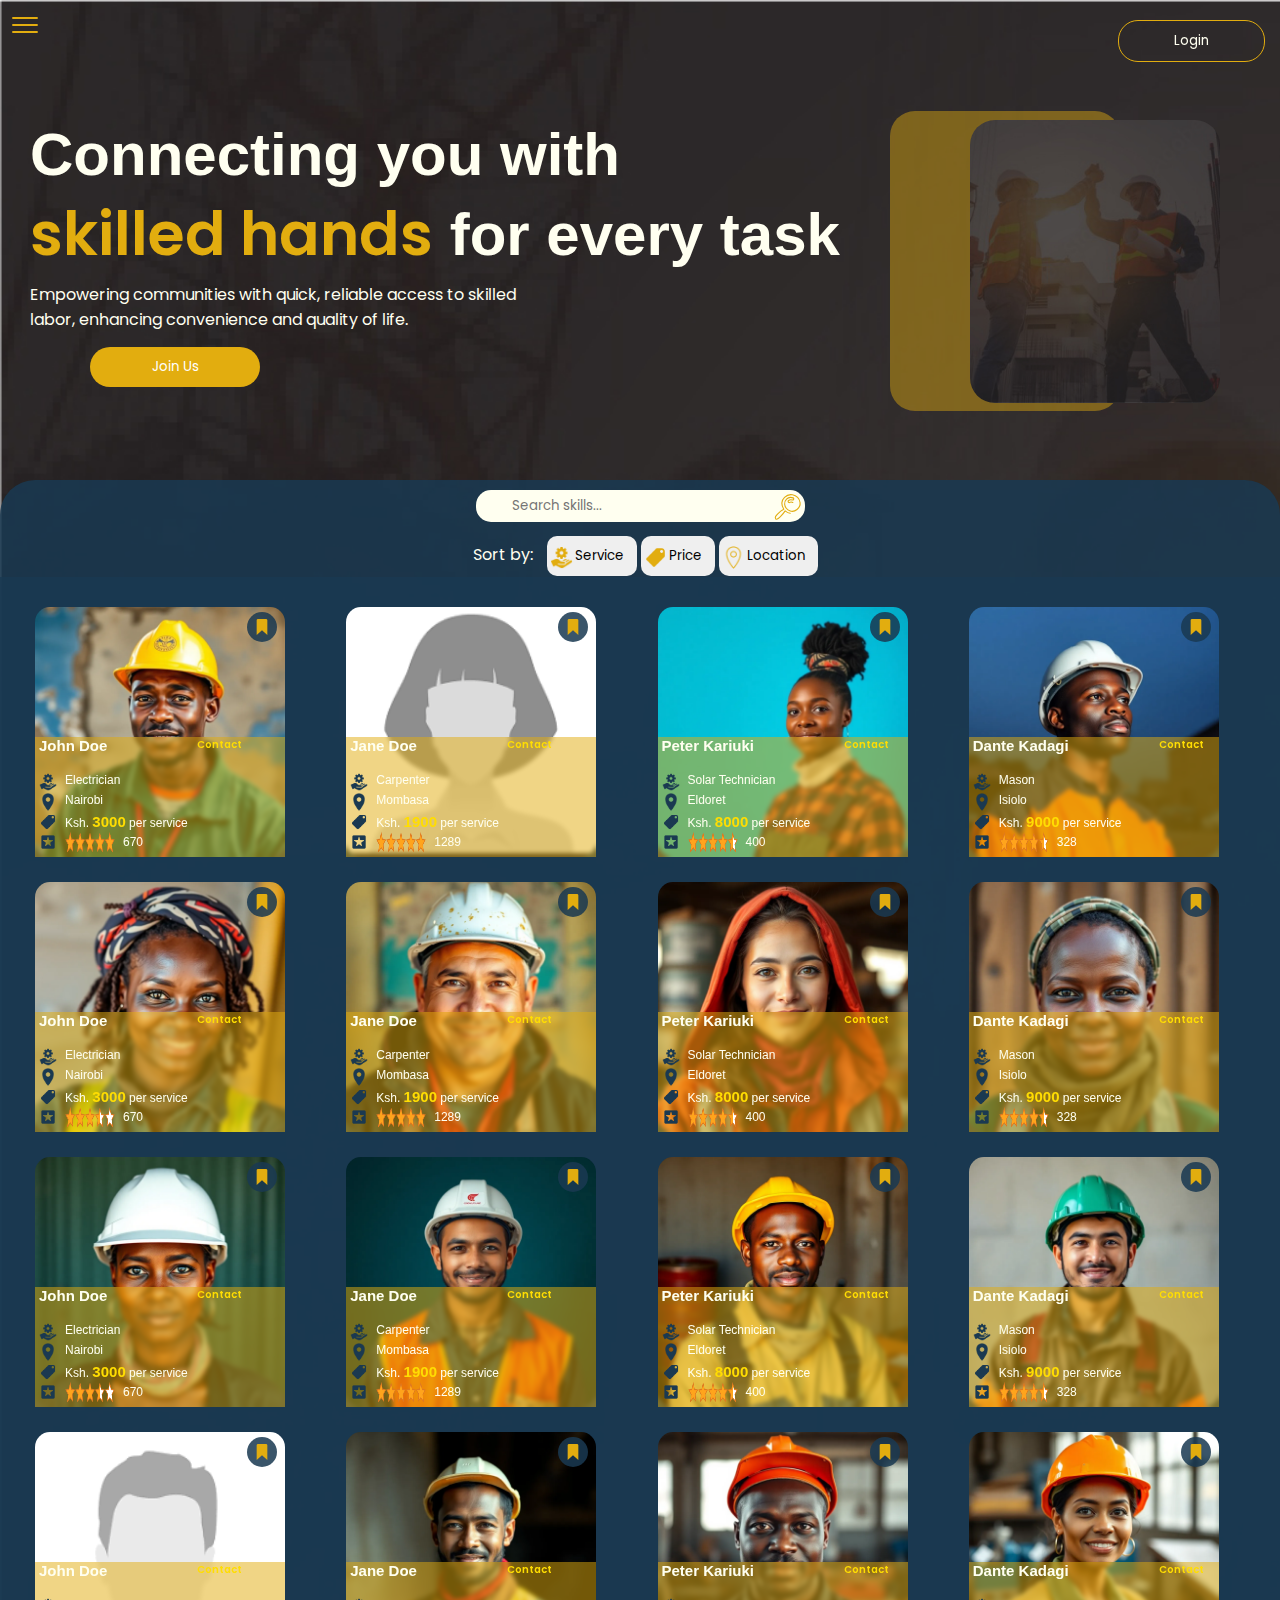
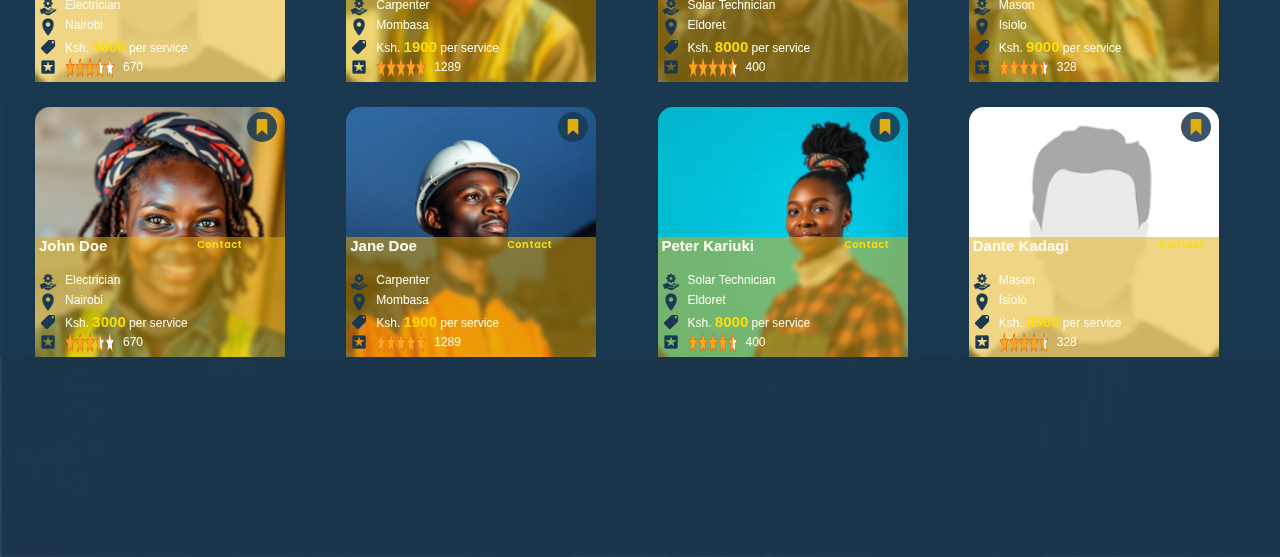
<file: frontend/html/index.html>
<!DOCTYPE html>
<html lang="en">
    <head>
        <meta charset="UTF-8">
        <meta name="viewport" content="width=device-width,initial-scale=1.0">
        <meta name="description" content="//Tutaeka a brief description of this website for SEO">
        <meta name="keywords" content="SEO optimisation too">
        <link rel="stylesheet" href="../css/style.css">
        <link rel="stylesheet" href="../css/homepage.css">
        <title>MyFundi</title>
    </head>
    <body>
        <section class="landing-page">
            <header>
                <div class="menu-icon">
                    <img src="../images/menu-icon.svg" alt="Menu Icon">
                </div>
                <div>
                    <button class="login-button">
                        Login
                    </button>
                </div>
            </header>
            <div class="landing-page-container">
                <p class="head-title">
                    Connecting you with<br><span>skilled hands</span> for every task
                </p>
                <p class="title-description">
                    Empowering communities with quick, reliable access to skilled labor,
                    enhancing convenience and quality of life.
                </p>
                <div class="submain-image-container">
                    <img alt="contractors" src="../images/main4.jpg">
                </div>
                <div class="background-img-design">
                    <!--The yellow overlay behind the submain image-->
                </div>
                <button class="button--style join-button">
                    Join Us
                </button>
            </div>
        </section>
        <!--The profiles' page starts here-->
        <section class="filter-section">
            <div class="filters-header">
                <div class="search-container">
                    <input class="search-input" type="search" placeholder="Search skills...">
                    <img class="search-logo" src="../images/search-logo.svg">
                </div>
                <div class="sort-container">
                    <p>Sort by:</p>
                    <button><img src="../images/service-logo.png"><p> Service </p></button>
                    <button><img src="../images/price-logo.png"><p> Price </p></button>
                    <button><img src="../images/location-logo.png"><p> Location </p></button>
                </div>
            </div>
            <!--Workers' grid section-->
            <section class="workers-grid">
            
            </section>
        </section>
        
        
        <script type="module" src="../js/app.js"></script>
    </body>
</html>
</file>
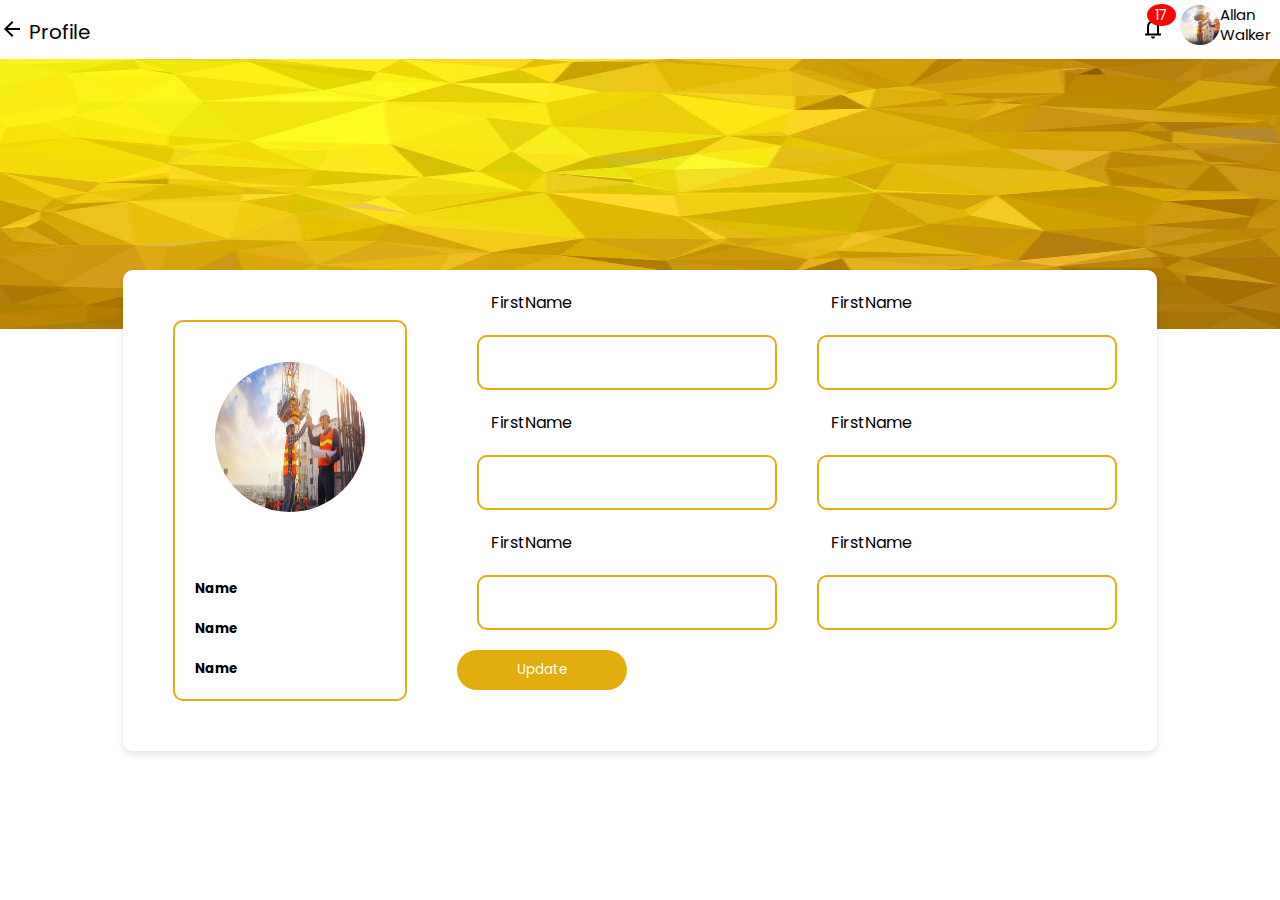
<file: frontend/html/emp_profile.html>
<!DOCTYPE html>
<html lang="en">
<head>
    <meta charset="UTF-8">
    <meta name="viewport" content="width=device-width, initial-scale=1.0">
    <link rel="stylesheet" href="../css/emp_profile.css">
    <!--link to the  arrow--back icon-->
    <link rel="stylesheet" href="https://fonts.googleapis.com/css2?family=Material+Symbols+Outlined:opsz,wght,FILL,GRAD@20..48,100..700,0..1,-50..200" />
    <!--link to notification icon-->
    <link rel="stylesheet" href="https://fonts.googleapis.com/css2?family=Material+Symbols+Outlined:opsz,wght,FILL,GRAD@20..48,100..700,0..1,-50..200" />

    <title>Employee profile</title>
</head>
<body>
    <nav class="top--navigation">
      <!--icon back and profile name div-->

        <div class="left--items">
              <span >
                <img src="../images/back.svg" alt="arrow--back">
              </span>
            <p class="profile--text">Profile</p>
        </div>



        <!--Notification and profile picture with name-->
        <div class="right--items">
            <!--Notification div-->
            <div class="notification">

              <div class="bell--icon">
                <span >
                  <img src="../images/notify.svg" alt="notification bell">
                </span>
                
                <span class="notification--count" id="count">17</span>
            </div> 
            </div>

            <!--profile picture div-->
         <div class="pic--name" >
                <img src="../images/main1.jpeg" class="profile--pic" alt="profile picture">
                <!--name div-->
               <div class="name">
                <p class="profile--name">Allan</p>
                <p class="profile--name">Walker</p>
              </div>
         </div>


        </nav>
  
        <!--div containing the  yellow image-->

        <div class="main--image">
          <img src="../images/back1.jpeg" alt="yellow image" >
        </div>

        <div class="profilecard--profileinfo">

        <div class="profile--card">

        <div class="img--container">
        <img src="../images/main1.jpeg" alt="profile--pic" class="pic2">
        </div>

       <div class="profile--text2">
        <h5>Name</h5>
       </div>

       <div class="profile--text2">
        <h5>Name</h5>
       </div>

       <div class="profile--text2">
        <h5>Name</h5>
       </div>

        </div>

        <!--employee profile form-->
        <div class="profile--info">

          <form >

            <div class="empinfo--form">
          <div class="input--block">
            <label for="fname" class="labels">FirstName</label>
            <input type="text" id="fname" class="input--style">
          </div>


          <div class="input--block">
            <label for="fname" class="labels">FirstName</label>
            <input type="text" id="fname" class="input--style">
          </div>

          <div class="input--block">
            <label for="fname" class="labels">FirstName</label>
            <input type="text" id="fname" class="input--style">
          </div>
            
         <div  class="input--block">
            <label for="fname" class="labels">FirstName</label>
            <input type="text" id="fname" class="input--style">
          </div>

          <div class="input--block">
            <label for="fname" class="labels">FirstName</label>
            <input type="text" id="fname"class="input--style">
          </div>

          <div class="input--block">
            <label for="fname" class="labels">FirstName</label>
            <input type="text" id="fname"class="input--style">
          </div>

        </div>

        <button class="button--style">Update</button>
          </form>


          

        </div>

      </div>
</body>
</html>
</file>
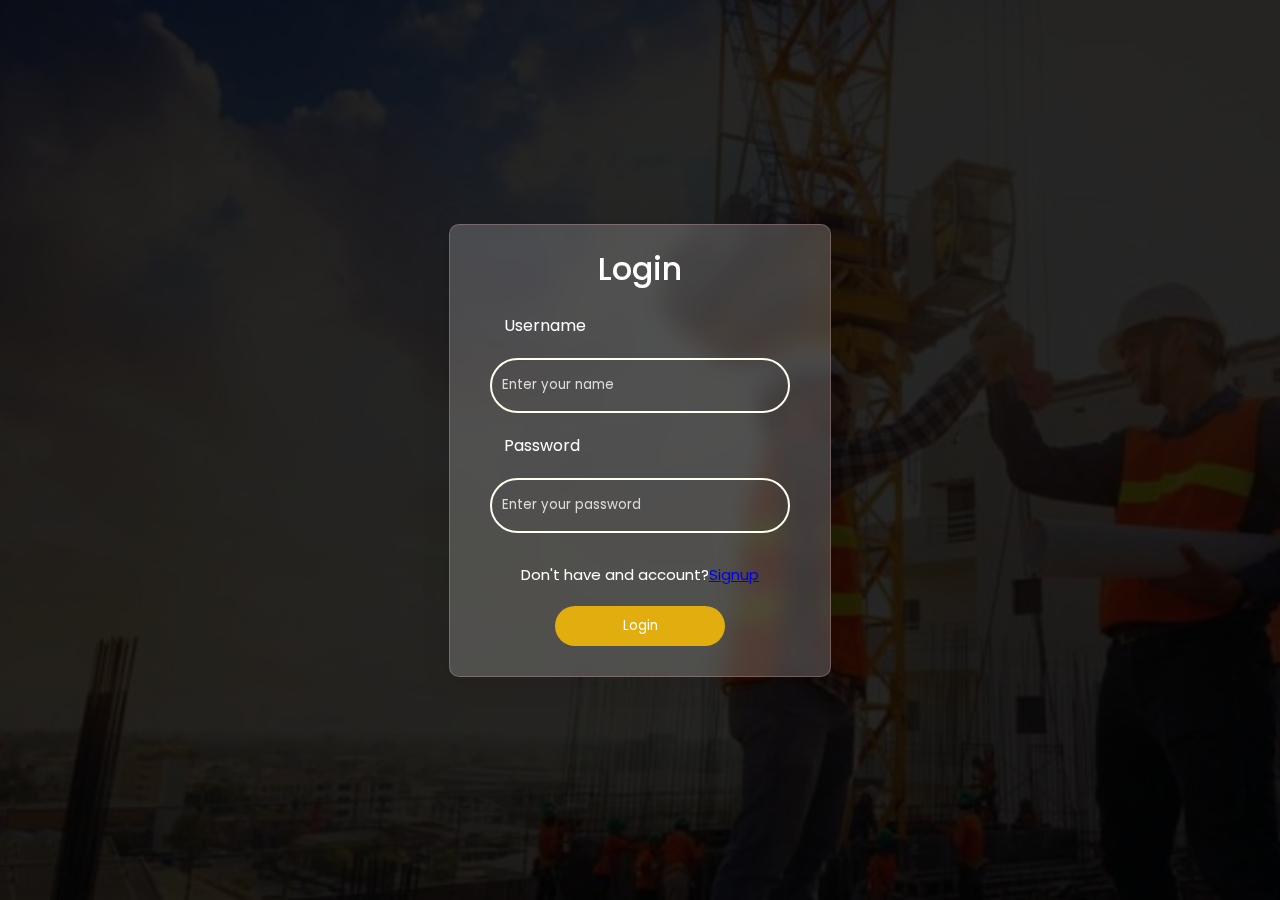
<file: frontend/html/login.html>
<!DOCTYPE html>
<html lang="en">
<head>
    <meta charset="UTF-8">
    <meta name="viewport" content="width=device-width, initial-scale=1.0">
    <link rel="stylesheet" href="../css/login.css">

    <title>Login Page</title>
</head>
<body class="back">
    <!--add reqauired to the fields-->
    <!--add action to form and check for required components-->
    <!--work on responsiveness-->
    <form id="Login" class="form--style">
        <h1 class="header--text">Login</h1>
        <label for="user" class="labels">Username</label>
        <input type="text" name="username" id="user" class="input--style" placeholder="Enter your name">

        <label for="pass" class="labels">Password</label>
        <input type="password" name="user_pass" id="pass" class="input--style" placeholder="Enter your password">

        <p class="Signup-text">Don't have and account?<a href="#" class="Signup--link">Signup</a></p>

        <button id="login--button" class="button--style">Login</button>


    </form>
</body>
</html>
</file>
<file: frontend/css/style.css>
/*main website colors*/

@import url('https://fonts.googleapis.com/css2?family=Poppins:ital,wght@0,100;0,200;0,300;0,400;0,500;0,600;0,700;0,800;0,900;1,100;1,200;1,300;1,400;1,500;1,600;1,700;1,800;1,900&display=swap');


:root {
    --primary-color: #E2AD0F;
    --secondary-color: #fffff0;/*use this instead of pure white*/
    --accent-color:#1a3951db;/*for the blue overlay*/
    --background-color: #000;
  }
  *{
    box-sizing: border-box;
    padding: 0;
    margin: 0;
   font-family: "Poppins", sans-serif;
  }

  .button--style{
  color: #FFF;
  padding: 10px;
  width: 170px;
  background-color: var(--primary-color);
  border: none;
  border-radius: 20px;
  }

  .back{
    height: 100vh;
    position: relative;
    display: flex;
    justify-content: center;
    align-items: center;
   background-image: url("../images/main1.jpeg");
   background-repeat: no-repeat;
   background-size: cover;
    color: var(--secondary-color);

}
.back::before{
    content: "";
    top: 0;
    left: 0;
    position: absolute;
    width: 100%;
    height: 100%;
    background-color: rgba(0, 0, 0, 0.85); 
    z-index: -1; 
}
</file>
<file: frontend/css/homepage.css>
body{
    margin: 0;
    font-family: Arial, Helvetica, sans-serif;
    background-image: url('../images/main3.jpg');
    background-size:cover; 
    background-repeat: no-repeat;  
    position: relative;
    padding-top: 40px;  
}
.landing-page{
    height:360px ;
}
header{
    display: flex;
    justify-content: space-between;
    position: fixed;
    top: 0;
    right: 0;
    left: 0;
}
header div img{
    width: 30px;
    margin: 10px 0px 0px 10px;
    cursor: pointer;
    z-index: 1;
}
.submain-image-container{
    position: absolute;
    top: 120px;
    right:60px;
    z-index: 1;
}
.submain-image-container img{
    max-width:250px;
    border-radius: 25px;
}
.background-img-design{
    position: absolute;
    top: 111px;
    right:160px;
    width:230px;
    height: 300px;
    border-radius: 25px;
    background-color: #e2ad0f72 ;
}
.login-button{
    background-color: rgba(0, 0, 0, 0.015);
    border: 1px solid #E2AD0F;
    color: var(--secondary-color);
    padding: 10px 55px;
    margin: 20px 15px 0px 0px;
    border-radius: 20px;
}
.login-button:hover{
    cursor: pointer;
    transform: scale(1.08);
    background-color: rgba(0, 0, 0, 0.045);
}
.head-title{
    font: 600 60px arial;
    color:var(--secondary-color);
    max-width:850px;
    margin: 80px 30px 0px 30px;
}
.head-title span{
    color:var(--primary-color);
}
.title-description{
    color:var(--secondary-color);
    max-width: 500px;
    margin: 3px 0px 0px 30px
}
.join-button{
    margin: 15px 0px 0px 90px;
}
.join-button:hover{
    transform: scale(1.03);
    background-color: #ca9a09;
    cursor: pointer;
}

/*Styles for the filter section*/

.filter-section{
    background-color: var(--accent-color);
    border-top-left-radius: 35px;
    border-top-right-radius: 35px;
    padding-bottom: 200px;
}
.filters-header{
    display: flex;
    flex-direction: column;
    justify-content: center;
    align-items: center;
    row-gap: 10px;
}
.search-container{
    display: inline-block;
    position: relative;
}
.search-input{
    background-color: var(--secondary-color);
    padding: 6px 36px;
    border: none;
    border-radius: 15px;
    margin-top: 10px;
    caret-color:var(--accent-color);
}
.search-input:focus{
    outline: none;
}
.search-logo{
    position: absolute;
    width: 35px;
    right: 0;
    top: 8px;
}
.sort-container p{
    color: var(--secondary-color);
    display: inline-block;
    margin: 10px;
}
.sort-container button{
    border: none;
    padding: 0px 3px;
    border-radius: 10px;
}
.sort-container button img{
    width: 23px;
    margin-top: 3px;
    vertical-align:middle;
}
.sort-container button p{
    color: black;
    margin-left: 2px;
    vertical-align:middle;
  
}

/*Styles for the workers' grid*/

.workers-grid{
    background-color: var(--accent-color);
    padding: 30px 0px 0px 35px;
    display: grid;
    grid-template-columns: 1fr 1fr 1fr 1fr;
    row-gap: 25px;
    margin: auto;
}
.worker-image{
    width: 250px;
    border-radius: 15px;
}
.workers-profile{
    position: relative;
    display: flex;
    max-width: 250px;
    border-radius: 15px;
}
.bookmark-logo{
    position: absolute;
    display: flex;
    justify-content: center;
    align-items: center;
    right: 8px;
    top: 5px;
    width: 30px;
    height: 30px;
    border-radius: 50%;
    background-color: var(--accent-color);
    cursor: pointer;
}
.bookmark-logo:hover{
    transform: scale(1.04);
}
.bookmark-logo img{
    width: 20px;
}
.bottom-details{
    background-color: #e2ad0f82;
    backdrop-filter: blur(2px);
    position: absolute;
    padding-left: 4px;
    top: 130px;
    right: 0px;
    left: 0;
    bottom: 0;
}
.worker-name-container{
    display: flex;
    column-gap: 90px;
    
}
.worker-name{
    font: 600 15px arial;
    color: var(--secondary-color);
}
.details-link{
    text-decoration: none;
    font: 600 10px arial;
    color:#ffdd02;
    margin-bottom: 20px;
}
.worker-details-grid{
    display: flex;
    flex-direction: column;
    row-gap:2px;
    
}
.rating-image{
    width: 50px;
    height: 22px;
}
.worker-details-grid img,
.rating-logo{
    width: 18px;

}
.worker-details-grid div,
.rating-container{
    display: flex;
    column-gap: 8px;
}
.worker-details-grid p,
.rating-container p{
    font: 200 12px arial ;
    color: #fffff0;
}
.worker-details-grid p span{
    color:#ffdd02;
    font: 600 15px arial;
}
.rating-container{
   align-items: center; 
}
</file>
<file: frontend/css/emp_profile.css>
@import url('../css/style.css');




/*top navigation bar styling*/

nav{
    display: flex;
    align-items: center;
    height: fit-content;
    justify-content: space-between;
    margin-top: 5px;
    

}

/*left items*/
.left--items{
    display: flex;
    margin: 0px;
    margin-right: 10px;
}


.profile--text{
    margin-left: 5px;
    font-size: 20px;
}
.right--items{
    display: flex;
    margin-right: 10px;
}
/*right items--styling*/


/*notification bell*/
.bell--icon {
    cursor: pointer;
    margin-right: 5px;
    position: relative; 
    display: inline-block;
    padding: 10px;
    border-radius: 10px; 
    height: auto;
}

.material-symbols-outlined {
    font-size: 40px;
    color: white; 
}

.notification--count {
    background: #f00;
    padding: 4px 8px;
    border-radius: 50%;
    color: #fff;
    position: absolute;
    top: -1px; 
    right: -1px; 
    font-size: 14px;
    line-height: 1;
}

.pic--name{
    display: flex;
}
.profile--pic{
    
    width: 40px; 
    height: 40px;
    border-radius: 50%; 
    object-fit: cover;
}
.profile--name{
    font-size: 15px;
    line-height: 20px;
}
.profile--text2{
    margin-right: 50px;
    margin-top: 20px;
    margin-bottom: 20px;
    margin-left: 20px;
}


/*body styling*/

.main--image img {
    width: 100%; 
    height: 30vh; 
    position: relative;
    
}

.profile--card{
    height: fit-content;
    margin: 30px;
    border: 2px solid var(--primary-color);
    border-radius: 10px;
}
.profile--info{
    height: 100px;
    background-color: transparent;
    height: fit-content;
    width: fit-content;
    margin-left: 10px;
}



.input--style{
    margin: 20px;
    width: 300px;
    height: 55px;
    border:2px solid var(--primary-color);
    border-radius: 10px;
    padding: 10px;
    background-color: transparent;
    color: White;
    
    }

    .labels{
        display: block;
        color: #000;
        display: flex;
        align-self: start;
        margin-left: 34px;
    }

    .empinfo--form{
        display: grid;
        grid-template-columns: 1fr 1fr;
        
    }
    .pic2{
        height: 150px;
        width: 150px;
        border-radius: 80px;
        margin: 40px;
    }
/*container and container overlapping styling*/
.profilecard--profileinfo{
    display: grid;
    grid-template-columns: 2fr 4fr; 
    gap: 10px;
    position: absolute; 
    top: 30%; 
    left: 50%; 
    transform: translateX(-50%); 
    width: 90%; 
    background-color: white; 
    border-radius: 10px; 
    padding: 20px;
    box-shadow: 0 4px 6px rgba(0, 0, 0, 0.1); 
    height: fit-content;
    width: fit-content;
}

/*profile div styling*/


/*info div styling*/
</file>
<file: frontend/css/login.css>
@import url('../css/style.css');

body{
    height: 100vh;
    display: flex;
    justify-content: center;
    align-items: center;
    
}


.form--style{
    display: flex;
    justify-content: center; 
    align-items: center;
    flex-direction: column;
    
    border-radius: 10px;
    padding: 40px;
    height: fit-content;
    border: 3px solid var(--primary-color);

}
/*glassmorphic effect in the login form*/
.form--style {
    width: fit-content;
    padding: 20px;
    margin: 50px auto;
    background: rgba(255, 255, 255, 0.2); 
    box-shadow: 0 4px 30px rgba(0, 0, 0, 0.1); 
    backdrop-filter: blur(10px); 
    border: 3px solid var(--primary-color);

    -webkit-backdrop-filter: blur(10px); 
    border: 1px solid rgba(230, 174, 174, 0.3); 
}
.labels{
    display: block;
    color: #fff;
    display: flex;
    align-self: start;
    margin-left: 34px;
}
/*styling the input fields*/
.input--style{
margin: 20px;
width: 300px;
height: 55px;
border:2px solid var(--secondary-color);
border-radius: 40px;
padding: 10px;
background-color: transparent;
color: White;

}
.button--style{
    margin-top: 10px;
    margin-bottom: 10px;
}
.Signup-text{
    margin: 10px;
    font-size: 15px;
    color: #fff;
}
.header--text{
    color: #fff;
    font-weight: 500;
    margin-bottom: 20px;
}

input::placeholder {
    color: #fff; 
    opacity: 0.8; 
    
}
</file>
